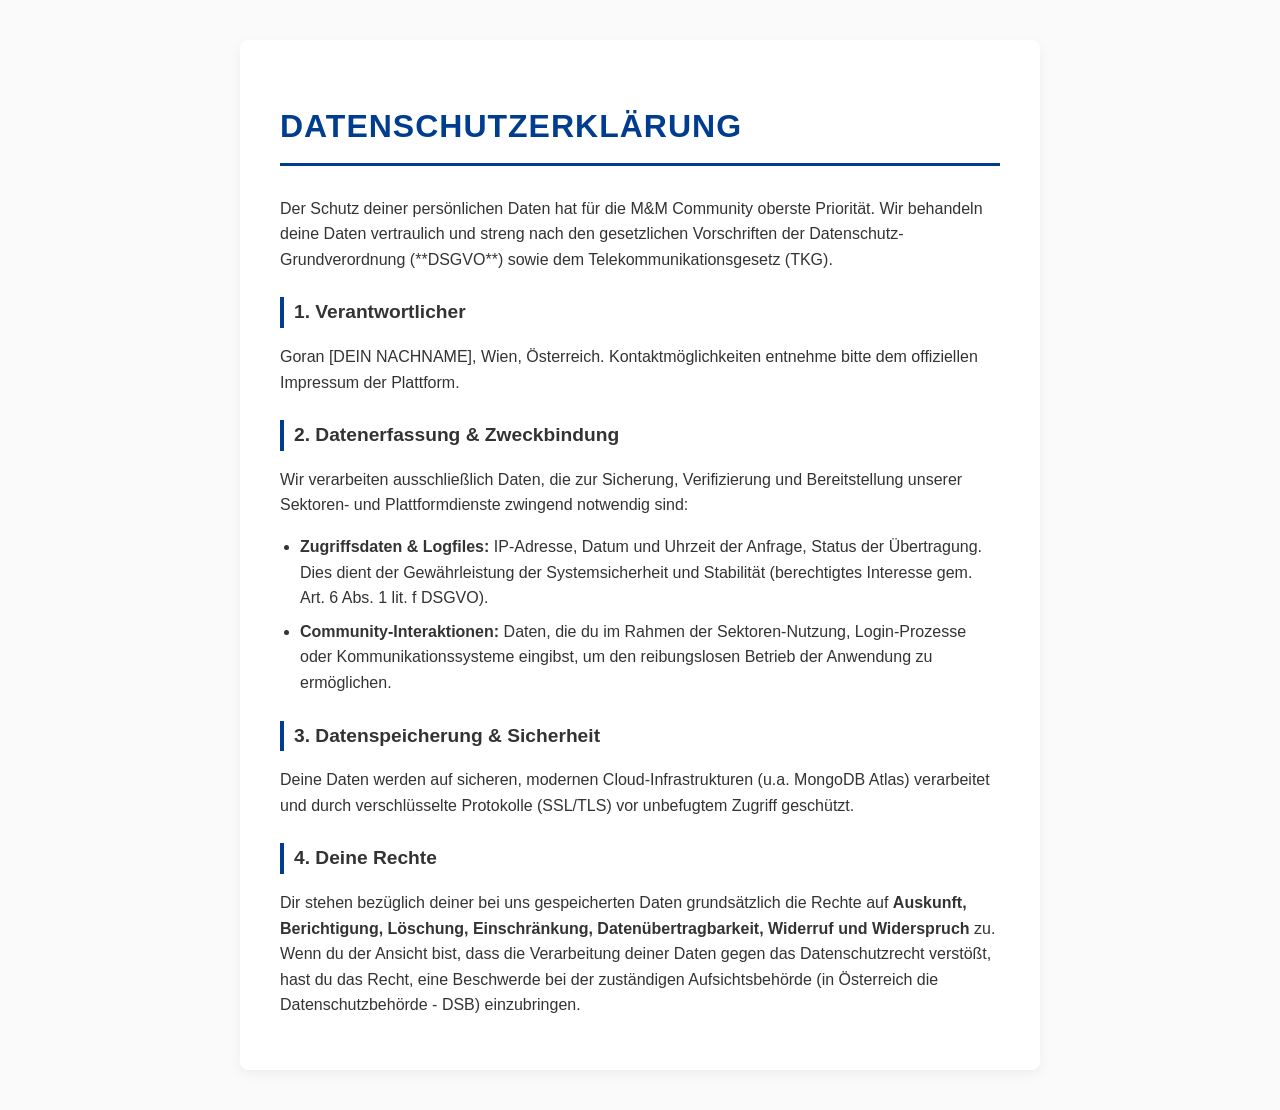
<file: datenschutz.html>
<!DOCTYPE html>
<html lang="de">
<head>
    <meta charset="UTF-8">
    <meta name="viewport" content="width=device-width, initial-scale=1.0">
    <title>Datenschutzerklärung - M&M Community</title>
    <style>
        body { font-family: 'Segoe UI', Tahoma, Geneva, Verdana, sans-serif; line-height: 1.6; color: #333; max-width: 800px; margin: 40px auto; padding: 0 20px; background-color: #fafafa; }
        .container { background: #fff; padding: 40px; border-radius: 8px; box-shadow: 0 4px 12px rgba(0,0,0,0.05); }
        h1 { color: #003d8f; border-bottom: 3px solid #003d8f; padding-bottom: 10px; margin-bottom: 30px; font-weight: 800; text-transform: uppercase; letter-spacing: 1px; }
        h2 { color: #333; font-size: 1.2rem; margin-top: 25px; border-left: 4px solid #003d8f; padding-left: 10px; }
        p { margin: 12px 0; }
        ul { padding-left: 20px; }
        li { margin-bottom: 8px; }
    </style>
</head>
<body>
    <div class="container">
        <h1>Datenschutzerklärung</h1>
        <p>Der Schutz deiner persönlichen Daten hat für die M&M Community oberste Priorität. Wir behandeln deine Daten vertraulich und streng nach den gesetzlichen Vorschriften der Datenschutz-Grundverordnung (**DSGVO**) sowie dem Telekommunikationsgesetz (TKG).</p>
        
        <h2>1. Verantwortlicher</h2>
        <p>Goran [DEIN NACHNAME], Wien, Österreich. Kontaktmöglichkeiten entnehme bitte dem offiziellen Impressum der Plattform.</p>
        
        <h2>2. Datenerfassung & Zweckbindung</h2>
        <p>Wir verarbeiten ausschließlich Daten, die zur Sicherung, Verifizierung und Bereitstellung unserer Sektoren- und Plattformdienste zwingend notwendig sind:</p>
        <ul>
            <li><strong>Zugriffsdaten & Logfiles:</strong> IP-Adresse, Datum und Uhrzeit der Anfrage, Status der Übertragung. Dies dient der Gewährleistung der Systemsicherheit und Stabilität (berechtigtes Interesse gem. Art. 6 Abs. 1 lit. f DSGVO).</li>
            <li><strong>Community-Interaktionen:</strong> Daten, die du im Rahmen der Sektoren-Nutzung, Login-Prozesse oder Kommunikationssysteme eingibst, um den reibungslosen Betrieb der Anwendung zu ermöglichen.</li>
        </ul>
        
        <h2>3. Datenspeicherung & Sicherheit</h2>
        <p>Deine Daten werden auf sicheren, modernen Cloud-Infrastrukturen (u.a. MongoDB Atlas) verarbeitet und durch verschlüsselte Protokolle (SSL/TLS) vor unbefugtem Zugriff geschützt.</p>
        
        <h2>4. Deine Rechte</h2>
        <p>Dir stehen bezüglich deiner bei uns gespeicherten Daten grundsätzlich die Rechte auf <strong>Auskunft, Berichtigung, Löschung, Einschränkung, Datenübertragbarkeit, Widerruf und Widerspruch</strong> zu. Wenn du der Ansicht bist, dass die Verarbeitung deiner Daten gegen das Datenschutzrecht verstößt, hast du das Recht, eine Beschwerde bei der zuständigen Aufsichtsbehörde (in Österreich die Datenschutzbehörde - DSB) einzubringen.</p>
    </div>
</body>
</html>
</file>
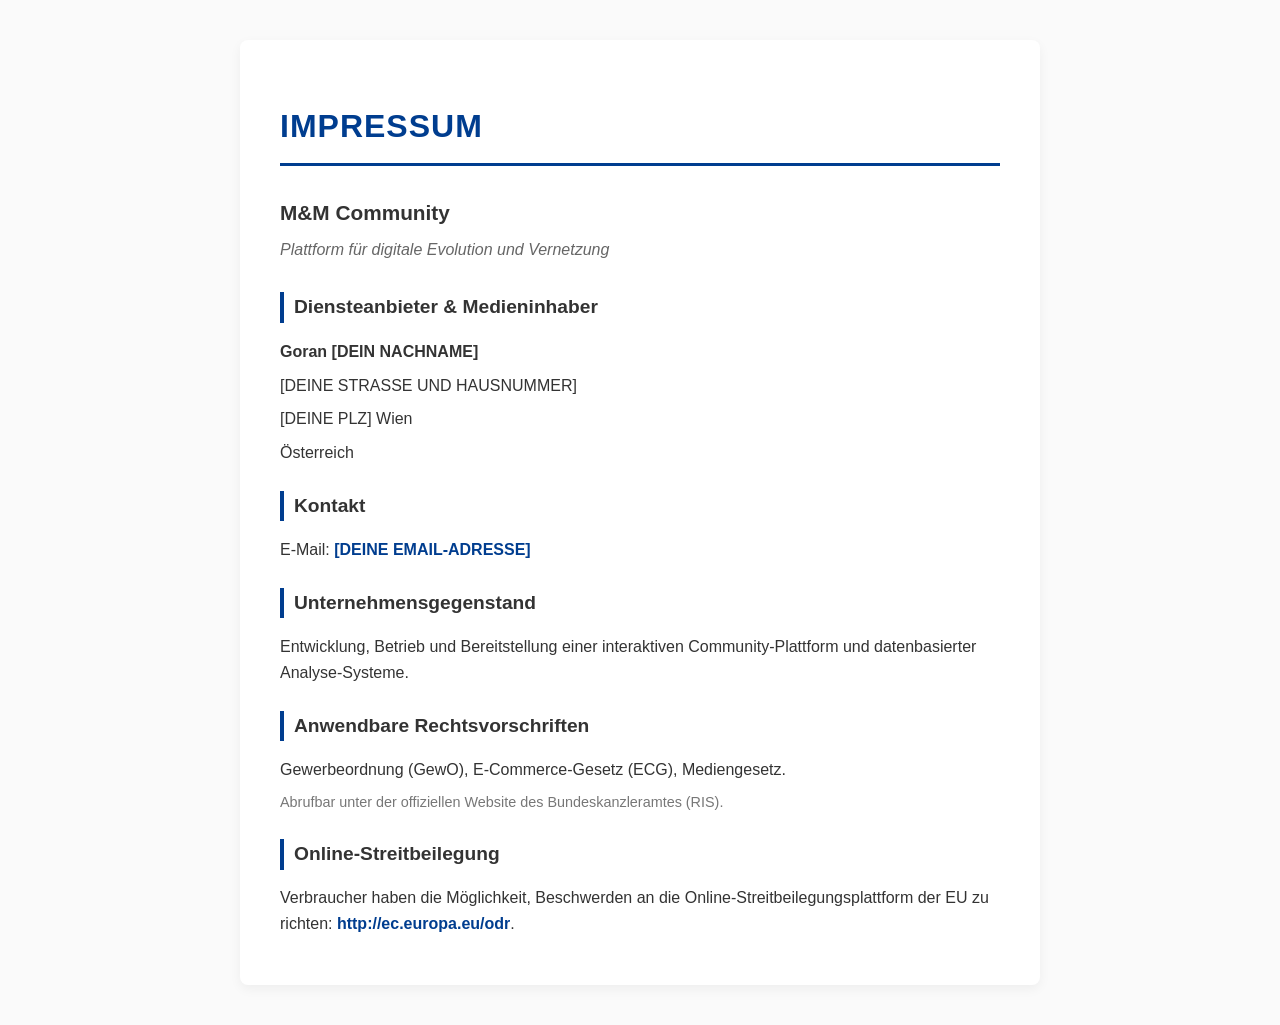
<file: impressum.html>
<!DOCTYPE html>
<html lang="de">
<head>
    <meta charset="UTF-8">
    <meta name="viewport" content="width=device-width, initial-scale=1.0">
    <title>Impressum - M&M Community</title>
    <style>
        body { font-family: 'Segoe UI', Tahoma, Geneva, Verdana, sans-serif; line-height: 1.6; color: #333; max-width: 800px; margin: 40px auto; padding: 0 20px; background-color: #fafafa; }
        .container { background: #fff; padding: 40px; border-radius: 8px; box-shadow: 0 4px 12px rgba(0,0,0,0.05); }
        h1 { color: #003d8f; border-bottom: 3px solid #003d8f; padding-bottom: 10px; margin-bottom: 30px; font-weight: 800; text-transform: uppercase; letter-spacing: 1px; }
        h2 { color: #333; font-size: 1.2rem; margin-top: 25px; border-left: 4px solid #003d8f; padding-left: 10px; }
        p { margin: 8px 0; }
        a { color: #003d8f; text-decoration: none; font-weight: 600; }
        a:hover { text-decoration: underline; }
    </style>
</head>
<body>
    <div class="container">
        <h1>Impressum</h1>
        <p style="font-weight: 700; font-size: 1.3rem; margin-bottom: 5px;">M&M Community</p>
        <p style="color: #666; font-style: italic; margin-bottom: 30px;">Plattform für digitale Evolution und Vernetzung</p>
        
        <h2>Diensteanbieter & Medieninhaber</h2>
        <p><strong>Goran [DEIN NACHNAME]</strong></p>
        <p>[DEINE STRASSE UND HAUSNUMMER]</p>
        <p>[DEINE PLZ] Wien</p>
        <p>Österreich</p>
        
        <h2>Kontakt</h2>
        <p>E-Mail: <a href="mailto:[DEINE EMAIL-ADRESSE]">[DEINE EMAIL-ADRESSE]</a></p>
        
        <h2>Unternehmensgegenstand</h2>
        <p>Entwicklung, Betrieb und Bereitstellung einer interaktiven Community-Plattform und datenbasierter Analyse-Systeme.</p>
        
        <h2>Anwendbare Rechtsvorschriften</h2>
        <p>Gewerbeordnung (GewO), E-Commerce-Gesetz (ECG), Mediengesetz.</p>
        <p style="font-size: 0.9rem; color: #777;">Abrufbar unter der offiziellen Website des Bundeskanzleramtes (RIS).</p>
        
        <h2>Online-Streitbeilegung</h2>
        <p>Verbraucher haben die Möglichkeit, Beschwerden an die Online-Streitbeilegungsplattform der EU zu richten: <a href="http://ec.europa.eu/odr" target="_blank">http://ec.europa.eu/odr</a>.</p>
    </div>
</body>
</html>
</file>
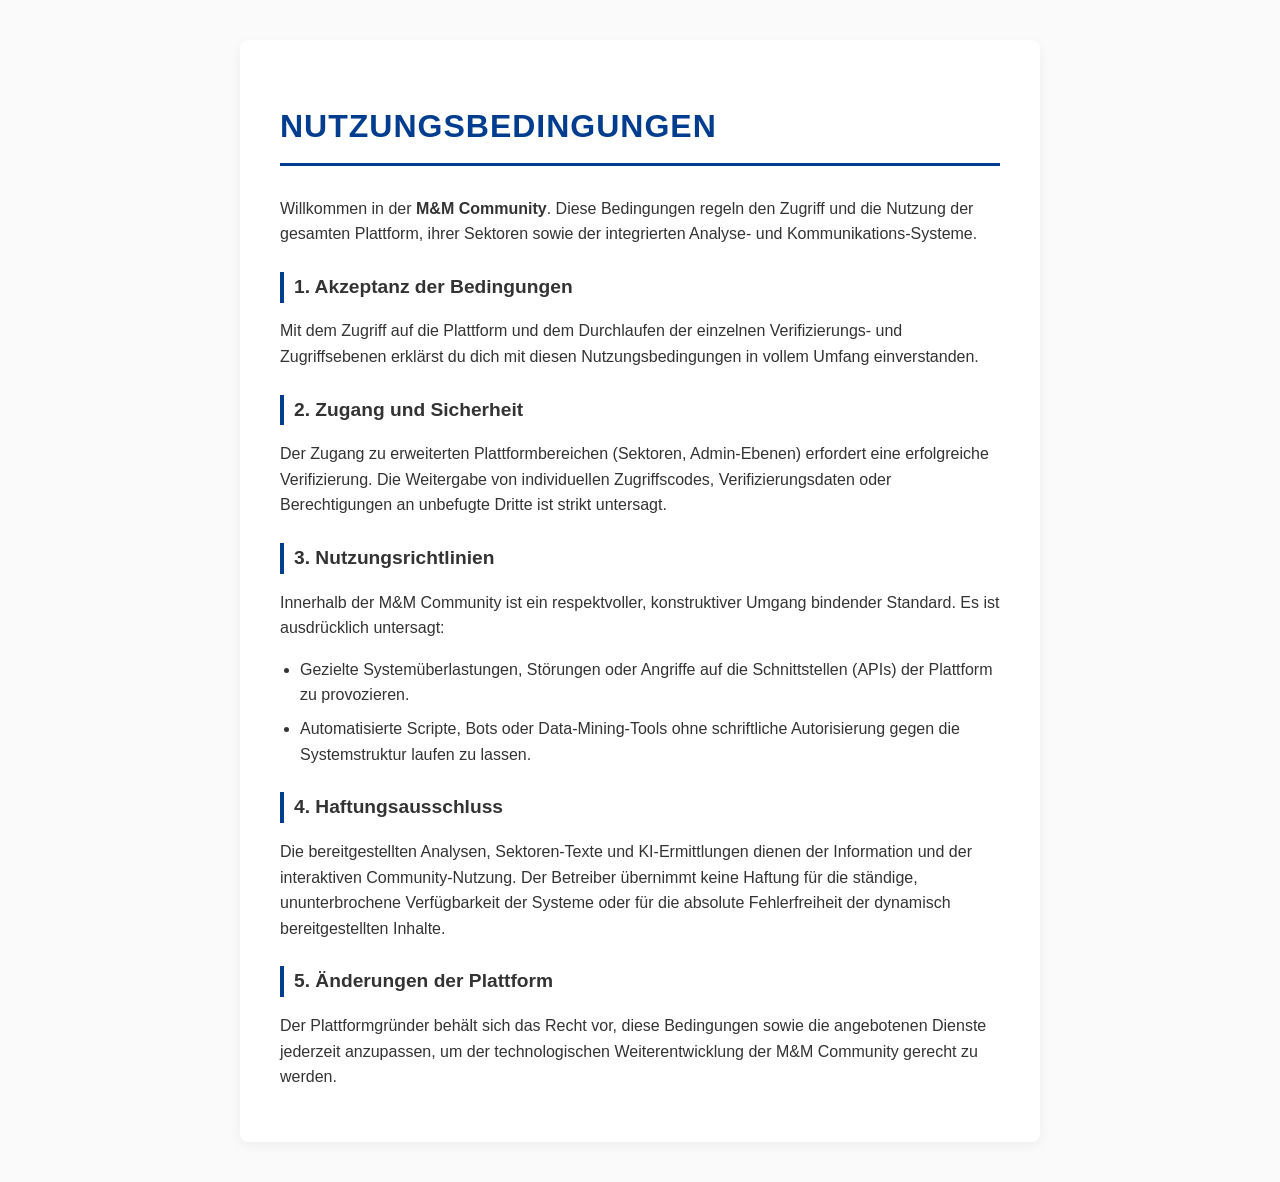
<file: nutzungsbedingungen.html>
<!DOCTYPE html>
<html lang="de">
<head>
    <meta charset="UTF-8">
    <meta name="viewport" content="width=device-width, initial-scale=1.0">
    <title>Nutzungsbedingungen - M&M Community</title>
    <style>
        body { font-family: 'Segoe UI', Tahoma, Geneva, Verdana, sans-serif; line-height: 1.6; color: #333; max-width: 800px; margin: 40px auto; padding: 0 20px; background-color: #fafafa; }
        .container { background: #fff; padding: 40px; border-radius: 8px; box-shadow: 0 4px 12px rgba(0,0,0,0.05); }
        h1 { color: #003d8f; border-bottom: 3px solid #003d8f; padding-bottom: 10px; margin-bottom: 30px; font-weight: 800; text-transform: uppercase; letter-spacing: 1px; }
        h2 { color: #333; font-size: 1.2rem; margin-top: 25px; border-left: 4px solid #003d8f; padding-left: 10px; }
        p { margin: 12px 0; }
        ul { padding-left: 20px; }
        li { margin-bottom: 8px; }
    </style>
</head>
<body>
    <div class="container">
        <h1>Nutzungsbedingungen</h1>
        <p>Willkommen in der <strong>M&M Community</strong>. Diese Bedingungen regeln den Zugriff und die Nutzung der gesamten Plattform, ihrer Sektoren sowie der integrierten Analyse- und Kommunikations-Systeme.</p>
        
        <h2>1. Akzeptanz der Bedingungen</h2>
        <p>Mit dem Zugriff auf die Plattform und dem Durchlaufen der einzelnen Verifizierungs- und Zugriffsebenen erklärst du dich mit diesen Nutzungsbedingungen in vollem Umfang einverstanden.</p>
        
        <h2>2. Zugang und Sicherheit</h2>
        <p>Der Zugang zu erweiterten Plattformbereichen (Sektoren, Admin-Ebenen) erfordert eine erfolgreiche Verifizierung. Die Weitergabe von individuellen Zugriffscodes, Verifizierungsdaten oder Berechtigungen an unbefugte Dritte ist strikt untersagt.</p>
        
        <h2>3. Nutzungsrichtlinien</h2>
        <p>Innerhalb der M&M Community ist ein respektvoller, konstruktiver Umgang bindender Standard. Es ist ausdrücklich untersagt:</p>
        <ul>
            <li>Gezielte Systemüberlastungen, Störungen oder Angriffe auf die Schnittstellen (APIs) der Plattform zu provozieren.</li>
            <li>Automatisierte Scripte, Bots oder Data-Mining-Tools ohne schriftliche Autorisierung gegen die Systemstruktur laufen zu lassen.</li>
        </ul>
        
        <h2>4. Haftungsausschluss</h2>
        <p>Die bereitgestellten Analysen, Sektoren-Texte und KI-Ermittlungen dienen der Information und der interaktiven Community-Nutzung. Der Betreiber übernimmt keine Haftung für die ständige, ununterbrochene Verfügbarkeit der Systeme oder für die absolute Fehlerfreiheit der dynamisch bereitgestellten Inhalte.</p>
        
        <h2>5. Änderungen der Plattform</h2>
        <p>Der Plattformgründer behält sich das Recht vor, diese Bedingungen sowie die angebotenen Dienste jederzeit anzupassen, um der technologischen Weiterentwicklung der M&M Community gerecht zu werden.</p>
    </div>
</body>
</html>
</file>
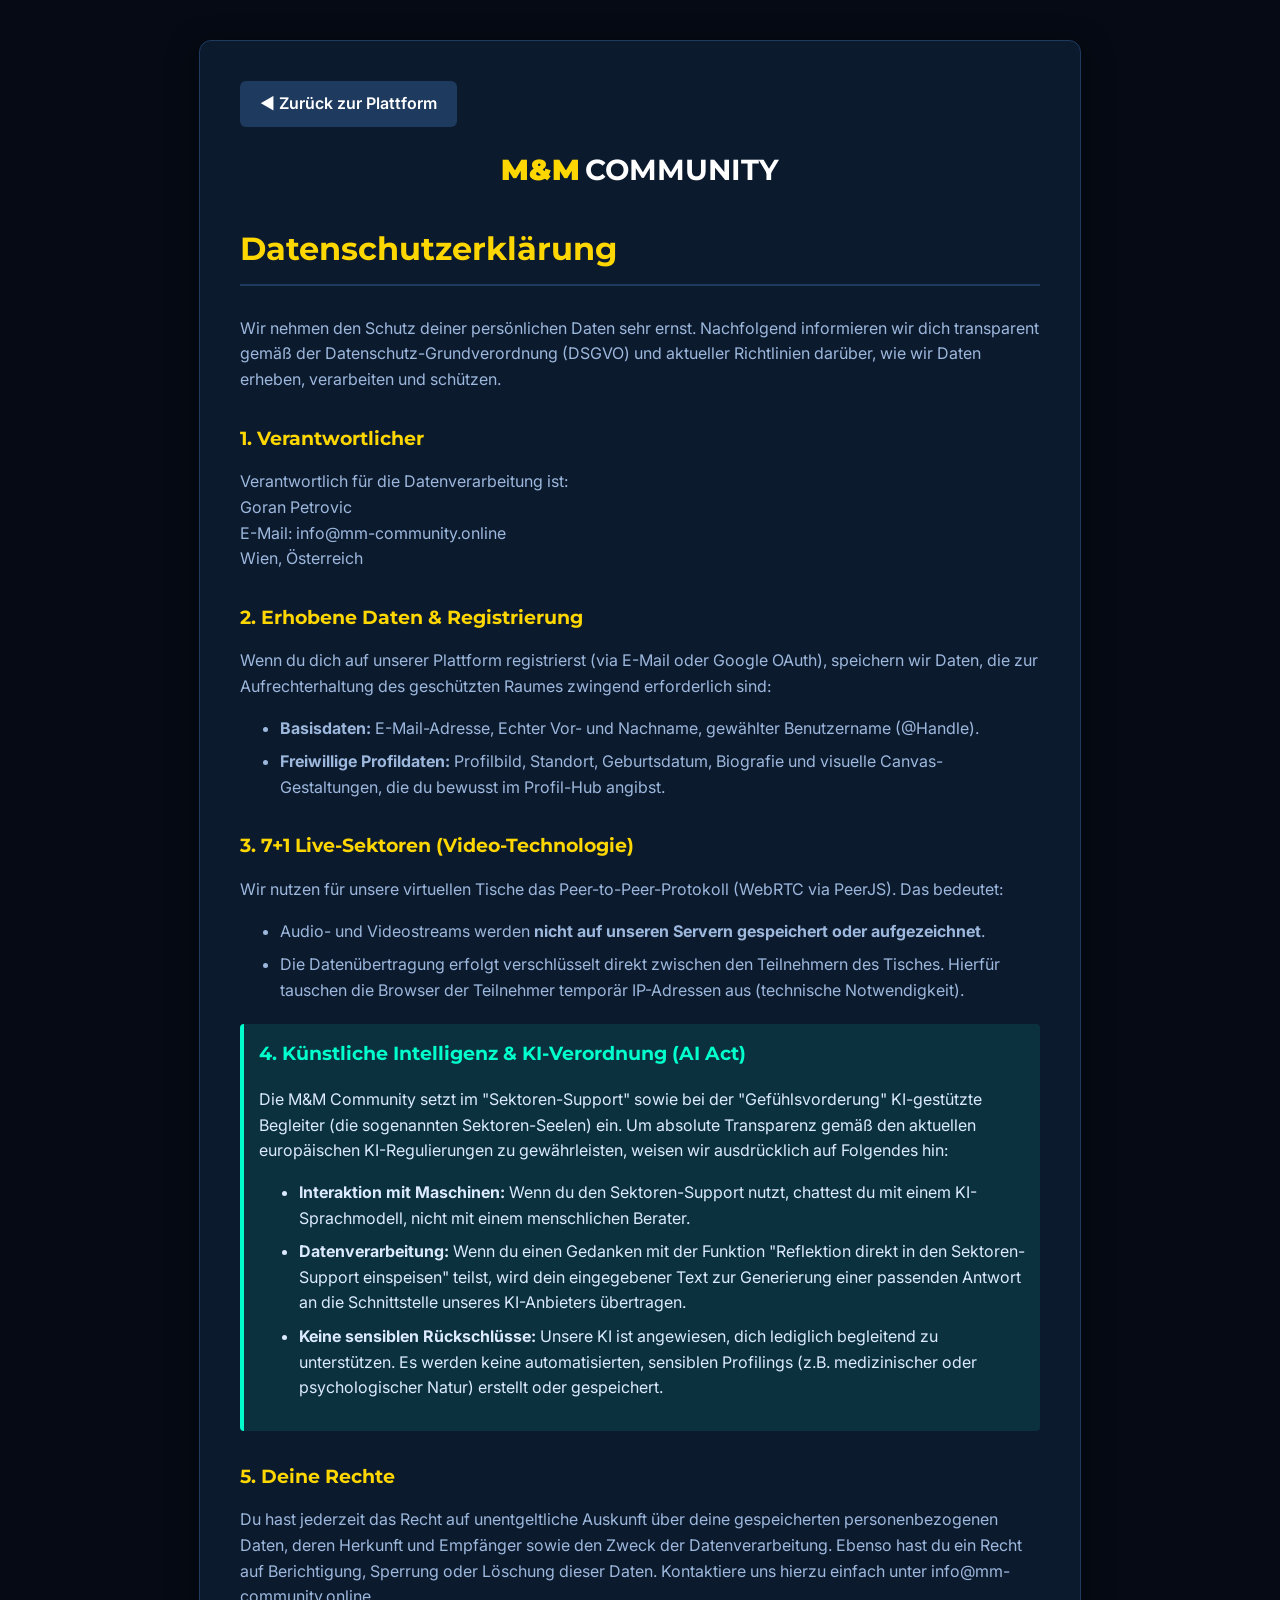
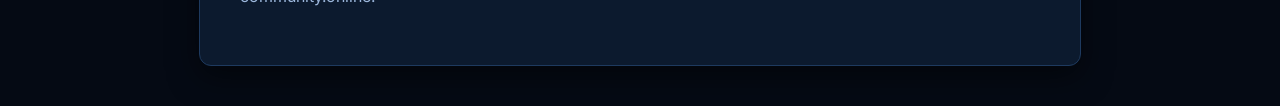
<file: templates/datenschutz.html>
<!DOCTYPE html>
<html lang="de">
<head>
    <meta charset="UTF-8">
    <meta name="robots" content="noindex, follow">
    <meta name="viewport" content="width=device-width, initial-scale=1.0">
    <title>M&M Community - Datenschutz</title>
    <link href="https://fonts.googleapis.com/css2?family=Inter:wght@400;500;600;700&family=Montserrat:wght@700;800;900&display=swap" rel="stylesheet">
    <style>
        body { background: #050a14; color: #9db8dd; font-family: 'Inter', sans-serif; line-height: 1.6; padding: 40px 20px; margin: 0; }
        .legal-container { max-width: 800px; margin: 0 auto; background: #0c1a2e; border: 1px solid #1e3a5f; border-radius: 12px; padding: 40px; box-shadow: 0 10px 30px rgba(0,0,0,0.5); }
        .logo-head { text-align: center; margin-bottom: 30px; }
        .logo-head span.mm { color: #ffd700; font-family: 'Montserrat', sans-serif; font-weight: 900; font-size: 1.8rem; }
        .logo-head span.co { color: #fff; font-family: 'Montserrat', sans-serif; font-weight: 700; font-size: 1.8rem; margin-left: 5px; }
        h1, h2, h3 { color: #ffd700; font-family: 'Montserrat', sans-serif; }
        h1 { border-bottom: 2px solid #1e3a5f; padding-bottom: 10px; margin-bottom: 30px; }
        h2 { font-size: 1.2rem; margin-top: 30px; }
        p, ul { margin-bottom: 15px; }
        li { margin-bottom: 8px; }
        a { color: #00ffcc; text-decoration: none; }
        a:hover { text-decoration: underline; }
        .back-btn { display: inline-block; background: #1e3a5f; color: #fff; padding: 10px 20px; border-radius: 6px; text-decoration: none; font-weight: 600; margin-bottom: 20px; transition: background 0.2s; }
        .back-btn:hover { background: #ffd700; color: #000; text-decoration: none; }
        .highlight-box { background: rgba(0, 255, 204, 0.1); border-left: 4px solid #00ffcc; padding: 15px; border-radius: 4px; margin: 20px 0; color: #dceaff; }
    </style>
</head>
<body>
    <div class="legal-container">
        <a href="/" class="back-btn">◀ Zurück zur Plattform</a>
        <div class="logo-head"><span class="mm">M&M</span><span class="co">COMMUNITY</span></div>
        
        <h1>Datenschutzerklärung</h1>
        <p>Wir nehmen den Schutz deiner persönlichen Daten sehr ernst. Nachfolgend informieren wir dich transparent gemäß der Datenschutz-Grundverordnung (DSGVO) und aktueller Richtlinien darüber, wie wir Daten erheben, verarbeiten und schützen.</p>

        <h2>1. Verantwortlicher</h2>
        <p>Verantwortlich für die Datenverarbeitung ist:<br>
        Goran Petrovic<br>
        E-Mail: info@mm-community.online<br>
        Wien, Österreich</p>

        <h2>2. Erhobene Daten & Registrierung</h2>
        <p>Wenn du dich auf unserer Plattform registrierst (via E-Mail oder Google OAuth), speichern wir Daten, die zur Aufrechterhaltung des geschützten Raumes zwingend erforderlich sind:</p>
        <ul>
            <li><strong>Basisdaten:</strong> E-Mail-Adresse, Echter Vor- und Nachname, gewählter Benutzername (@Handle).</li>
            <li><strong>Freiwillige Profildaten:</strong> Profilbild, Standort, Geburtsdatum, Biografie und visuelle Canvas-Gestaltungen, die du bewusst im Profil-Hub angibst.</li>
        </ul>

        <h2>3. 7+1 Live-Sektoren (Video-Technologie)</h2>
        <p>Wir nutzen für unsere virtuellen Tische das Peer-to-Peer-Protokoll (WebRTC via PeerJS). Das bedeutet:</p>
        <ul>
            <li>Audio- und Videostreams werden <strong>nicht auf unseren Servern gespeichert oder aufgezeichnet</strong>.</li>
            <li>Die Datenübertragung erfolgt verschlüsselt direkt zwischen den Teilnehmern des Tisches. Hierfür tauschen die Browser der Teilnehmer temporär IP-Adressen aus (technische Notwendigkeit).</li>
        </ul>

        <div class="highlight-box">
            <h3 style="margin-top:0; color:#00ffcc;">4. Künstliche Intelligenz & KI-Verordnung (AI Act)</h3>
            <p>Die M&M Community setzt im "Sektoren-Support" sowie bei der "Gefühlsvorderung" KI-gestützte Begleiter (die sogenannten Sektoren-Seelen) ein. Um absolute Transparenz gemäß den aktuellen europäischen KI-Regulierungen zu gewährleisten, weisen wir ausdrücklich auf Folgendes hin:</p>
            <ul>
                <li><strong>Interaktion mit Maschinen:</strong> Wenn du den Sektoren-Support nutzt, chattest du mit einem KI-Sprachmodell, nicht mit einem menschlichen Berater.</li>
                <li><strong>Datenverarbeitung:</strong> Wenn du einen Gedanken mit der Funktion "Reflektion direkt in den Sektoren-Support einspeisen" teilst, wird dein eingegebener Text zur Generierung einer passenden Antwort an die Schnittstelle unseres KI-Anbieters übertragen.</li>
                <li><strong>Keine sensiblen Rückschlüsse:</strong> Unsere KI ist angewiesen, dich lediglich begleitend zu unterstützen. Es werden keine automatisierten, sensiblen Profilings (z.B. medizinischer oder psychologischer Natur) erstellt oder gespeichert.</li>
            </ul>
        </div>

        <h2>5. Deine Rechte</h2>
        <p>Du hast jederzeit das Recht auf unentgeltliche Auskunft über deine gespeicherten personenbezogenen Daten, deren Herkunft und Empfänger sowie den Zweck der Datenverarbeitung. Ebenso hast du ein Recht auf Berichtigung, Sperrung oder Löschung dieser Daten. Kontaktiere uns hierzu einfach unter info@mm-community.online.</p>
    </div>
</body>
</html>
</file>
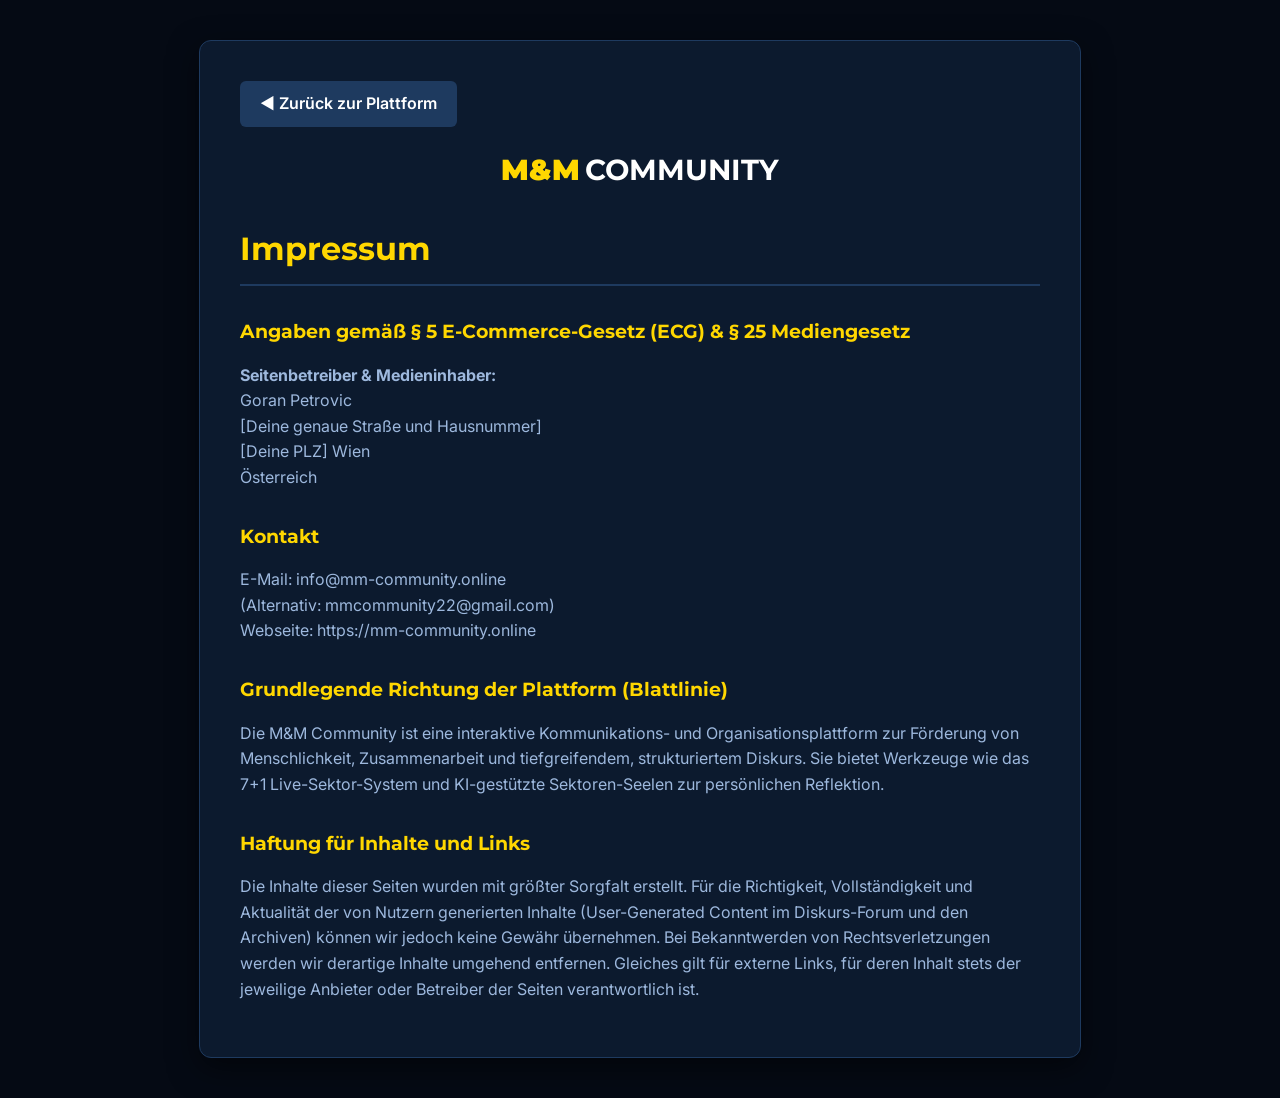
<file: templates/impressum.html>
<!DOCTYPE html>
<html lang="de">
<head>
    <meta charset="UTF-8">
    <meta name="robots" content="noindex, follow">
    <meta name="viewport" content="width=device-width, initial-scale=1.0">
    <title>M&M Community - Impressum</title>
    <link href="https://fonts.googleapis.com/css2?family=Inter:wght@400;500;600;700&family=Montserrat:wght@700;800;900&display=swap" rel="stylesheet">
    <style>
        body { background: #050a14; color: #9db8dd; font-family: 'Inter', sans-serif; line-height: 1.6; padding: 40px 20px; margin: 0; }
        .legal-container { max-width: 800px; margin: 0 auto; background: #0c1a2e; border: 1px solid #1e3a5f; border-radius: 12px; padding: 40px; box-shadow: 0 10px 30px rgba(0,0,0,0.5); }
        .logo-head { text-align: center; margin-bottom: 30px; }
        .logo-head span.mm { color: #ffd700; font-family: 'Montserrat', sans-serif; font-weight: 900; font-size: 1.8rem; }
        .logo-head span.co { color: #fff; font-family: 'Montserrat', sans-serif; font-weight: 700; font-size: 1.8rem; margin-left: 5px; }
        h1, h2, h3 { color: #ffd700; font-family: 'Montserrat', sans-serif; }
        h1 { border-bottom: 2px solid #1e3a5f; padding-bottom: 10px; margin-bottom: 30px; }
        h2 { font-size: 1.2rem; margin-top: 30px; }
        p { margin-bottom: 15px; }
        a { color: #00ffcc; text-decoration: none; }
        a:hover { text-decoration: underline; }
        .back-btn { display: inline-block; background: #1e3a5f; color: #fff; padding: 10px 20px; border-radius: 6px; text-decoration: none; font-weight: 600; margin-bottom: 20px; transition: background 0.2s; }
        .back-btn:hover { background: #ffd700; color: #000; text-decoration: none; }
    </style>
</head>
<body>
    <div class="legal-container">
        <a href="/" class="back-btn">◀ Zurück zur Plattform</a>
        <div class="logo-head"><span class="mm">M&M</span><span class="co">COMMUNITY</span></div>
        
        <h1>Impressum</h1>
        
        <h2>Angaben gemäß § 5 E-Commerce-Gesetz (ECG) & § 25 Mediengesetz</h2>
        <p>
            <strong>Seitenbetreiber & Medieninhaber:</strong><br>
            Goran Petrovic<br>
            [Deine genaue Straße und Hausnummer]<br>
            [Deine PLZ] Wien<br>
            Österreich
        </p>

        <h2>Kontakt</h2>
        <p>
            E-Mail: info@mm-community.online<br>
            (Alternativ: mmcommunity22@gmail.com)<br>
            Webseite: https://mm-community.online
        </p>

        <h2>Grundlegende Richtung der Plattform (Blattlinie)</h2>
        <p>Die M&M Community ist eine interaktive Kommunikations- und Organisationsplattform zur Förderung von Menschlichkeit, Zusammenarbeit und tiefgreifendem, strukturiertem Diskurs. Sie bietet Werkzeuge wie das 7+1 Live-Sektor-System und KI-gestützte Sektoren-Seelen zur persönlichen Reflektion.</p>

        <h2>Haftung für Inhalte und Links</h2>
        <p>Die Inhalte dieser Seiten wurden mit größter Sorgfalt erstellt. Für die Richtigkeit, Vollständigkeit und Aktualität der von Nutzern generierten Inhalte (User-Generated Content im Diskurs-Forum und den Archiven) können wir jedoch keine Gewähr übernehmen. Bei Bekanntwerden von Rechtsverletzungen werden wir derartige Inhalte umgehend entfernen. Gleiches gilt für externe Links, für deren Inhalt stets der jeweilige Anbieter oder Betreiber der Seiten verantwortlich ist.</p>
    </div>
</body>
</html>
</file>
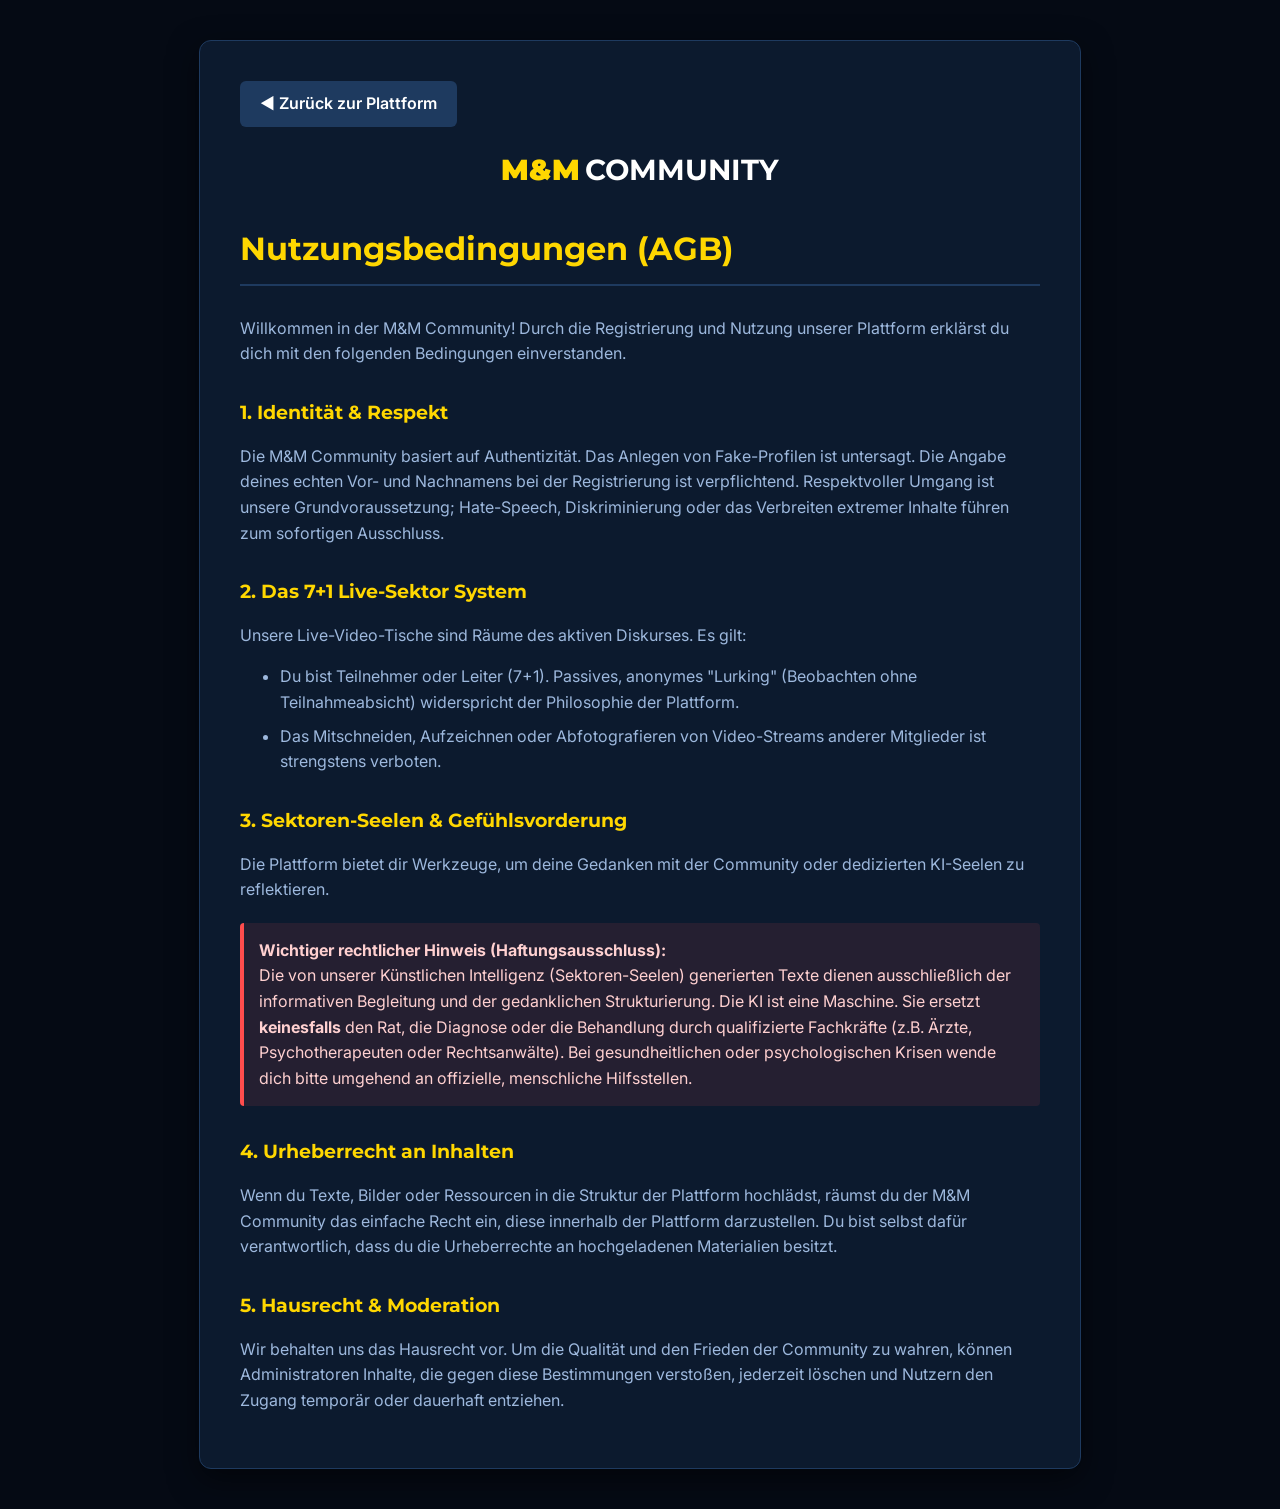
<file: templates/nutzungsbedingungen.html>
<!DOCTYPE html>
<html lang="de">
<head>
    <meta charset="UTF-8">
    <meta name="robots" content="noindex, follow">
    <meta name="viewport" content="width=device-width, initial-scale=1.0">
    <title>M&M Community - Nutzungsbedingungen</title>
    <link href="https://fonts.googleapis.com/css2?family=Inter:wght@400;500;600;700&family=Montserrat:wght@700;800;900&display=swap" rel="stylesheet">
    <style>
        body { background: #050a14; color: #9db8dd; font-family: 'Inter', sans-serif; line-height: 1.6; padding: 40px 20px; margin: 0; }
        .legal-container { max-width: 800px; margin: 0 auto; background: #0c1a2e; border: 1px solid #1e3a5f; border-radius: 12px; padding: 40px; box-shadow: 0 10px 30px rgba(0,0,0,0.5); }
        .logo-head { text-align: center; margin-bottom: 30px; }
        .logo-head span.mm { color: #ffd700; font-family: 'Montserrat', sans-serif; font-weight: 900; font-size: 1.8rem; }
        .logo-head span.co { color: #fff; font-family: 'Montserrat', sans-serif; font-weight: 700; font-size: 1.8rem; margin-left: 5px; }
        h1, h2, h3 { color: #ffd700; font-family: 'Montserrat', sans-serif; }
        h1 { border-bottom: 2px solid #1e3a5f; padding-bottom: 10px; margin-bottom: 30px; }
        h2 { font-size: 1.2rem; margin-top: 30px; }
        p, ul { margin-bottom: 15px; }
        li { margin-bottom: 8px; }
        .back-btn { display: inline-block; background: #1e3a5f; color: #fff; padding: 10px 20px; border-radius: 6px; text-decoration: none; font-weight: 600; margin-bottom: 20px; transition: background 0.2s; }
        .back-btn:hover { background: #ffd700; color: #000; text-decoration: none; }
        .warning-box { background: rgba(255, 77, 77, 0.1); border-left: 4px solid #ff4d4d; padding: 15px; border-radius: 4px; margin: 20px 0; color: #ffd0d0; }
    </style>
</head>
<body>
    <div class="legal-container">
        <a href="/" class="back-btn">◀ Zurück zur Plattform</a>
        <div class="logo-head"><span class="mm">M&M</span><span class="co">COMMUNITY</span></div>
        
        <h1>Nutzungsbedingungen (AGB)</h1>
        <p>Willkommen in der M&M Community! Durch die Registrierung und Nutzung unserer Plattform erklärst du dich mit den folgenden Bedingungen einverstanden.</p>

        <h2>1. Identität & Respekt</h2>
        <p>Die M&M Community basiert auf Authentizität. Das Anlegen von Fake-Profilen ist untersagt. Die Angabe deines echten Vor- und Nachnamens bei der Registrierung ist verpflichtend. Respektvoller Umgang ist unsere Grundvoraussetzung; Hate-Speech, Diskriminierung oder das Verbreiten extremer Inhalte führen zum sofortigen Ausschluss.</p>

        <h2>2. Das 7+1 Live-Sektor System</h2>
        <p>Unsere Live-Video-Tische sind Räume des aktiven Diskurses. Es gilt:</p>
        <ul>
            <li>Du bist Teilnehmer oder Leiter (7+1). Passives, anonymes "Lurking" (Beobachten ohne Teilnahmeabsicht) widerspricht der Philosophie der Plattform.</li>
            <li>Das Mitschneiden, Aufzeichnen oder Abfotografieren von Video-Streams anderer Mitglieder ist strengstens verboten.</li>
        </ul>

        <h2>3. Sektoren-Seelen & Gefühlsvorderung</h2>
        <p>Die Plattform bietet dir Werkzeuge, um deine Gedanken mit der Community oder dedizierten KI-Seelen zu reflektieren.</p>
        <div class="warning-box">
            <strong>Wichtiger rechtlicher Hinweis (Haftungsausschluss):</strong><br>
            Die von unserer Künstlichen Intelligenz (Sektoren-Seelen) generierten Texte dienen ausschließlich der informativen Begleitung und der gedanklichen Strukturierung. Die KI ist eine Maschine. Sie ersetzt <strong>keinesfalls</strong> den Rat, die Diagnose oder die Behandlung durch qualifizierte Fachkräfte (z.B. Ärzte, Psychotherapeuten oder Rechtsanwälte). Bei gesundheitlichen oder psychologischen Krisen wende dich bitte umgehend an offizielle, menschliche Hilfsstellen.
        </div>

        <h2>4. Urheberrecht an Inhalten</h2>
        <p>Wenn du Texte, Bilder oder Ressourcen in die Struktur der Plattform hochlädst, räumst du der M&M Community das einfache Recht ein, diese innerhalb der Plattform darzustellen. Du bist selbst dafür verantwortlich, dass du die Urheberrechte an hochgeladenen Materialien besitzt.</p>

        <h2>5. Hausrecht & Moderation</h2>
        <p>Wir behalten uns das Hausrecht vor. Um die Qualität und den Frieden der Community zu wahren, können Administratoren Inhalte, die gegen diese Bestimmungen verstoßen, jederzeit löschen und Nutzern den Zugang temporär oder dauerhaft entziehen.</p>
    </div>
</body>
</html>
</file>
